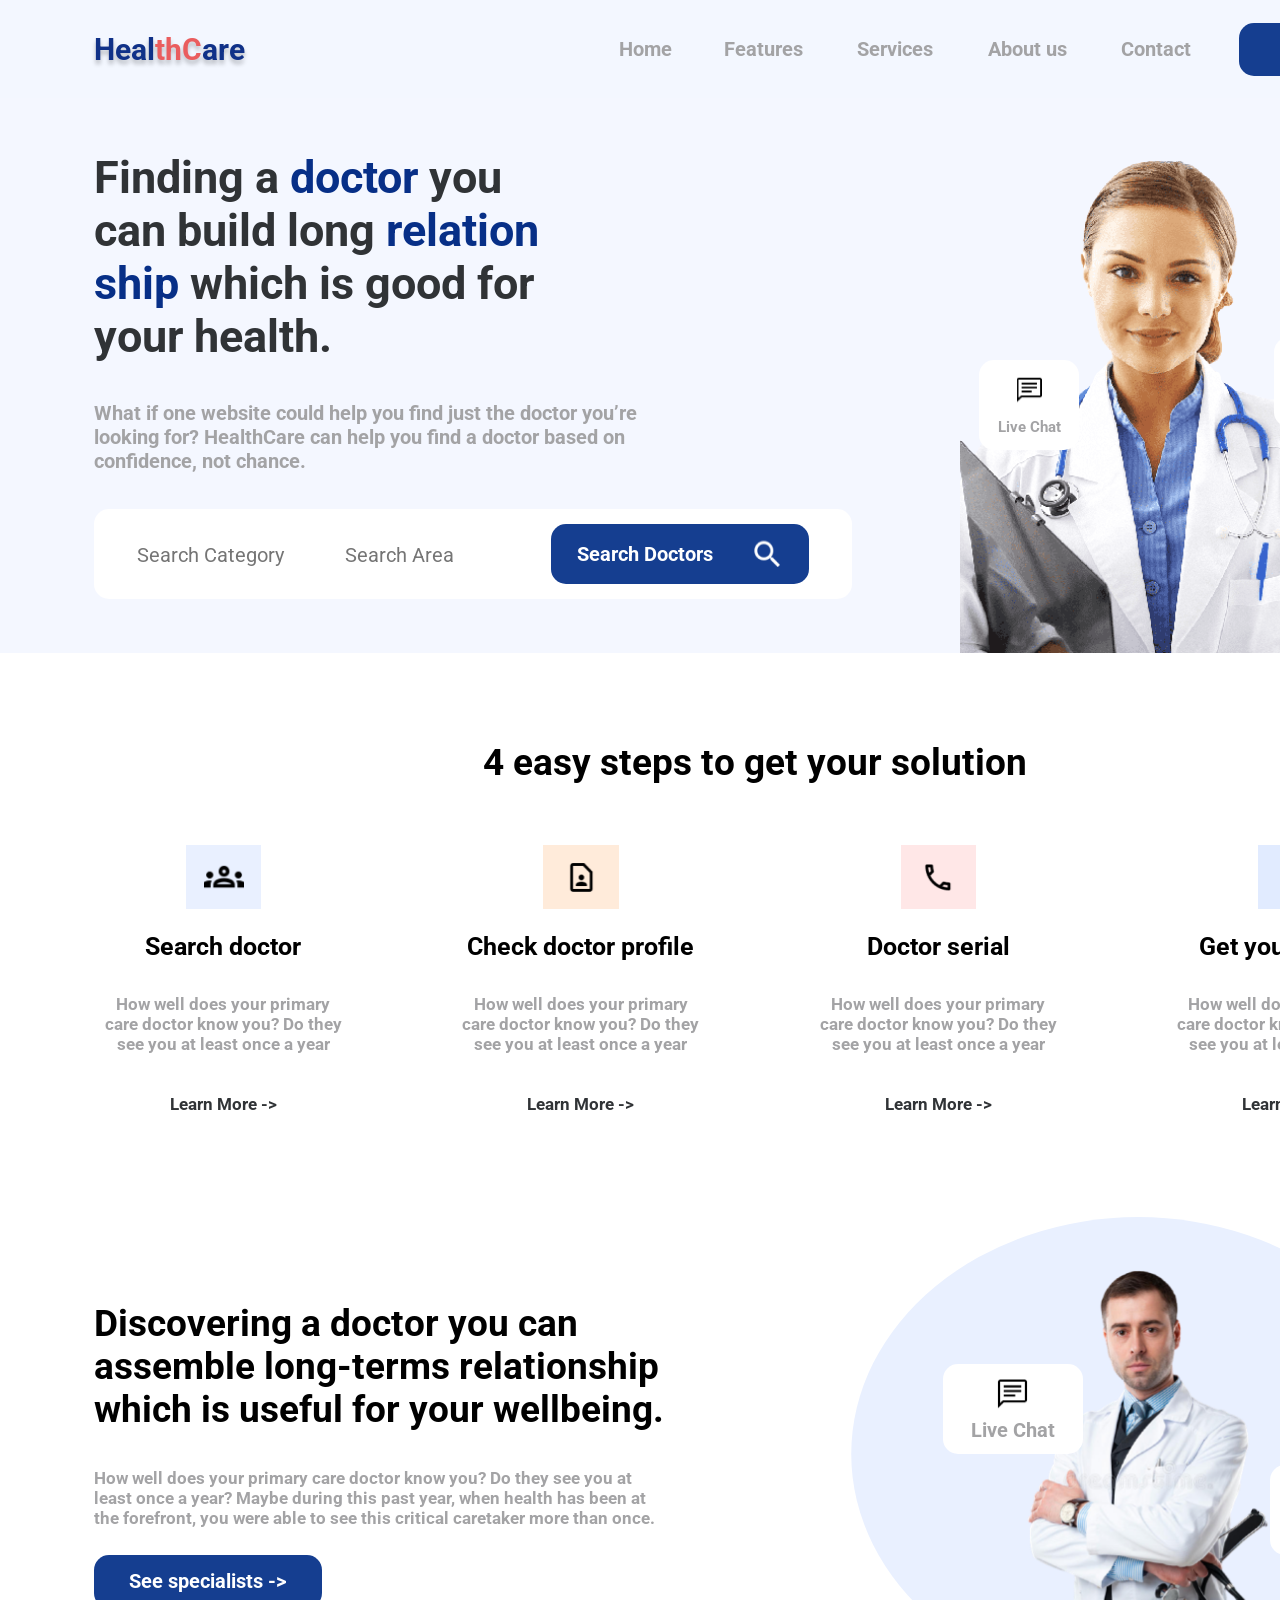
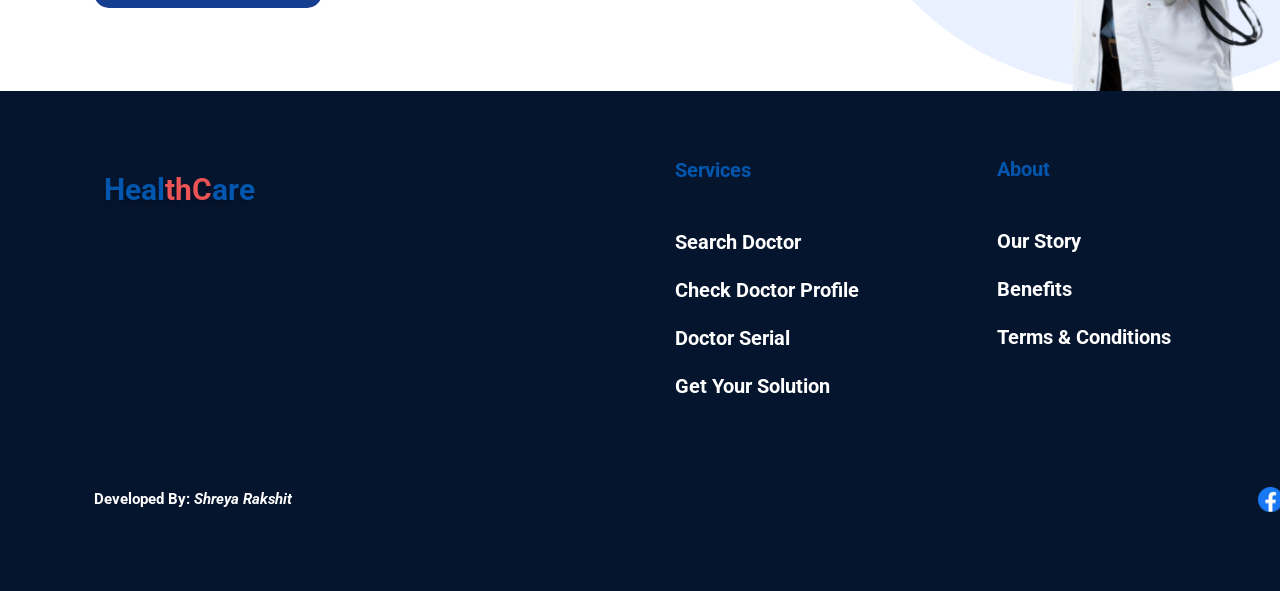
<file: index.html>
<!DOCTYPE html>
<html>
  <head>
    <meta charset="utf-8" />
    <meta name="viewport" content="initial-scale=1, width=device-width" />
    <script src="https://ajax.googleapis.com/ajax/libs/jquery/3.6.4/jquery.min.js"></script>
    <link rel="stylesheet" href="./global.css" />
    <link rel="stylesheet" href="./index.css" />
    <link
      rel="stylesheet"
      href="https://fonts.googleapis.com/css2?family=Roboto:wght@700&display=swap"
    />
  </head>
  <body id="whole">
    <div class="index1">
      <div class="nav">
        <div class="navbg"></div>
        <div class="btn">
          <div class="btnbg"></div>
          <button class="signupbtn">
            <div class="signupbg"></div>
            <b class="sign-up">Sign up</b></button
          ><a class="contact">Contact</a><a class="about-us">About us</a
          ><a class="services">Services</a><a class="features">Features</a
          ><a class="home">Home</a>
        </div>
        <a class="logo"
          ><div class="logobg"></div>
          <b class="healthcare"
            ><span class="healthcare-txt"
              ><span>Heal</span><span class="thc">thC</span
              ><span>are</span></span
            ></b
          ></a
        >
      </div>
      <div class="banner">
        <div class="bannerbg"></div>
        <div class="bannerimage">
          <div class="banner-imagebg"></div>
          <img
            class="doctorimage1-removebg-preview-icon"
            alt=""
            src="./public/doctorimage1removebgpreview-1@2x.png"
          />
          <div class="user">
            <div class="chatbg"></div>
            <b class="usertext">500+ users</b
            ><img
              class="trendingicon"
              alt=""
              src="./public/trendingicon@2x.png"
            />
          </div>
          <div class="chat">
            <div class="chatbg"></div>
            <b class="live-chat">Live Chat</b
            ><img class="chaticon" alt="" src="./public/chaticon@2x.png" />
          </div>
        </div>
        <div class="text">
          <div class="textbg"></div>
          <div class="inputform">
            <div class="inputformbg"></div>
            <button class="searchbtn" id="sbtn">
              <div class="searchbtnbg"></div>
              <img
                class="searchicon"
                alt=""
                src="./public/searchicon@2x.png"
              /><b class="searchtext">Search Doctors</b></button
            ><input
              class="input-2" id="i2"
              type="text"
              placeholder="Search Area"
            /><input class="input1" id="i1" type="text" placeholder="Search Category" />
          </div>
          <b class="banner-text"
            ><span class="healthcare-txt"
              ><p class="what-if">
                What if one website could help you find just the doctor you’re
              </p>
              <p class="what-if">
                looking for? HealthCare can help you find a doctor based on
              </p>
              <p class="what-if">confidence, not chance.</p></span
            ></b
          ><b class="bannertitle"
            ><span class="healthcare-txt"
              ><p class="what-if">
                <span class="finding-a">Finding a </span
                ><span class="doctor">doctor</span><span> you</span>
              </p>
              <p class="what-if">
                <span>can build long </span><span class="doctor">relation</span>
              </p>
              <p class="what-if">
                <span class="doctor">ship</span><span> which is good for</span>
              </p>
              <p class="what-if">your health.</p></span
            ></b
          >
        </div>
      </div>
      <div class="service">
        <div class="servicebg"></div>
        <div class="getsol">
          <a class="solutiontext"
            ><span class="healthcare-txt"
              ><p class="what-if">How well does your primary</p>
              <p class="what-if">care doctor know you? Do they</p>
              <p class="what-if">see you at least once a year</p>
              <p class="what-if">&nbsp;</p>
              <p class="what-if">&nbsp;</p>
              <p class="learn-more-">Learn More -&gt;</p></span
            ></a
          ><b class="getsoltitle">Get your solution</b>
          <div class="getsolicon">
            <div class="getsolbg"></div>
            <img
              class="getsoliconimage"
              alt=""
              src="./public/getsoliconimage@2x.png"
            />
          </div>
        </div>
        <div class="doctor-serial">
          <a class="solutiontext"
            ><span class="healthcare-txt"
              ><p class="what-if">How well does your primary</p>
              <p class="what-if">care doctor know you? Do they</p>
              <p class="what-if">see you at least once a year</p>
              <p class="what-if">&nbsp;</p>
              <p class="what-if">&nbsp;</p>
              <p class="learn-more-">Learn More -&gt;</p></span
            ></a
          ><b class="doctorserialtitle">Doctor serial</b>
          <div class="getsolicon">
            <div class="doctorserialbg"></div>
            <img
              class="docserialiconimage"
              alt=""
              src="./public/docserialiconimage@2x.png"
            />
          </div>
        </div>
        <div class="checkprofile">
          <a class="solutiontext"
            ><span class="healthcare-txt"
              ><p class="what-if">How well does your primary</p>
              <p class="what-if">care doctor know you? Do they</p>
              <p class="what-if">see you at least once a year</p>
              <p class="what-if">&nbsp;</p>
              <p class="what-if">&nbsp;</p>
              <p class="learn-more-">Learn More -&gt;</p></span
            ></a
          ><b class="checkprofiletitle">Check doctor profile</b>
          <div class="getsolicon">
            <div class="checkprofilebg"></div>
            <img
              class="getsoliconimage"
              alt=""
              src="./public/checkproficonimage@2x.png"
            />
          </div>
        </div>
        <div class="searchdoc">
          <a class="solutiontext"
            ><span class="healthcare-txt"
              ><p class="what-if">How well does your primary</p>
              <p class="what-if">care doctor know you? Do they</p>
              <p class="what-if">see you at least once a year</p>
              <p class="what-if">&nbsp;</p>
              <p class="what-if">&nbsp;</p>
              <p class="learn-more-">Learn More -&gt;</p></span
            ></a
          ><b class="searchdoctitle">Search doctor</b>
          <div class="searchdocicon">
            <div class="searchdocbg"></div>
            <img
              class="searchdociconimage"
              alt=""
              src="./public/searchdociconimage@2x.png"
            />
          </div>
        </div>
        <b class="sertitle">4 easy steps to get your solution</b>
      </div>
      <div class="bottom">
        <div class="bottombg"></div>
        <div class="bottomimage">
          <div class="bottomimagebg"></div>
          <img
            class="bottomimageellipse-icon"
            alt=""
            src="./public/bottomimageellipse.svg"
          /><img
            class="bottomdocimage-icon"
            alt=""
            src="./public/bottomdocimage@2x.png"
          />
          <div class="user1">
            <div class="bottomchatbg"></div>
            <b class="bottomusertext">500+ users</b
            ><img
              class="bottomtrendingicon"
              alt=""
              src="./public/bottomtrendingicon@2x.png"
            />
          </div>
          <div class="bottomimagechat">
            <div class="bottomchatbg"></div>
            <b class="bottomlivechat">Live Chat</b
            ><img
              class="bottomchaticon"
              alt=""
              src="./public/bottomchaticon@2x.png"
            />
          </div>
        </div>
        <div class="bottomtext">
          <div class="bottomtextbg"></div>
          <button class="seespecialistsbtn">
            <div class="seespecialistsbg"></div>
            <b class="see-specialists">See specialists -&gt;</b></button
          ><b class="bottomtextcontent"
            ><span class="healthcare-txt"
              ><p class="what-if">
                How well does your primary care doctor know you? Do they see you
                at
              </p>
              <p class="what-if">
                least once a year? Maybe during this past year, when health has
                been at
              </p>
              <p class="what-if">
                the forefront, you were able to see this critical caretaker more
                than once.
              </p></span
            ></b
          ><b class="bottomtexttitle"
            ><span class="healthcare-txt"
              ><p class="what-if">Discovering a doctor you can</p>
              <p class="what-if">assemble long-terms relationship</p>
              <p class="what-if">which is useful for your wellbeing.</p></span
            ></b
          >
        </div>
      </div>
      <div class="footer">
        <div class="footerbg"></div>
        <a class="instagramlogo"></a><a class="twitterlogo"></a
        ><a class="facebooklogo"></a
        ><b class="footercopyright">Developed By:&nbsp;<i>Shreya Rakshit</i></b
        ><a class="footerhelp"
          ><span class="healthcare-txt"
            ><p class="help">Help</p>
            <p class="blank-line8">&nbsp;</p>
            <p class="what-if">&nbsp;</p>
            <p class="what-if">FAQs</p>
            <p class="what-if">&nbsp;</p>
            <p class="what-if">Contact Us</p></span
          ></a
        ><a class="footerabout"
          ><span class="healthcare-txt"
            ><p class="help">About</p>
            <p class="blank-line8">&nbsp;</p>
            <p class="what-if">&nbsp;</p>
            <p class="what-if">Our Story</p>
            <p class="what-if">&nbsp;</p>
            <p class="what-if">Benefits</p>
            <p class="what-if">&nbsp;</p>
            <p class="what-if">Terms & Conditions</p></span
          ></a
        ><a class="footerservices"
          ><span class="healthcare-txt"
            ><p class="help">Services</p>
            <p class="blank-line8">&nbsp;</p>
            <p class="what-if">&nbsp;</p>
            <p class="what-if">Search Doctor</p>
            <p class="what-if">&nbsp;</p>
            <p class="what-if">Check Doctor Profile</p>
            <p class="what-if">&nbsp;</p>
            <p class="what-if">Doctor Serial</p>
            <p class="what-if">&nbsp;</p>
            <p class="what-if">Get Your Solution</p></span
          ></a
        ><a class="footerlogotext"
          ><span class="healthcare-txt"
            ><span>Heal</span><span class="thc">thC</span><span>are</span></span
          ></a
        >
      </div>
    </div>
    <script>
      $(document).ready(function(){
        $("#sbtn").click(function(){
          var doctor_type = $("#i1").val();
          var doctor_area = $("#i2").val();
          $.post("webservice.php", {search: doctor_type, area: doctor_area}, function(response){
            $("#whole").html(response);
          });
        });
      });
    </script>
  </body>
</html>
</file>
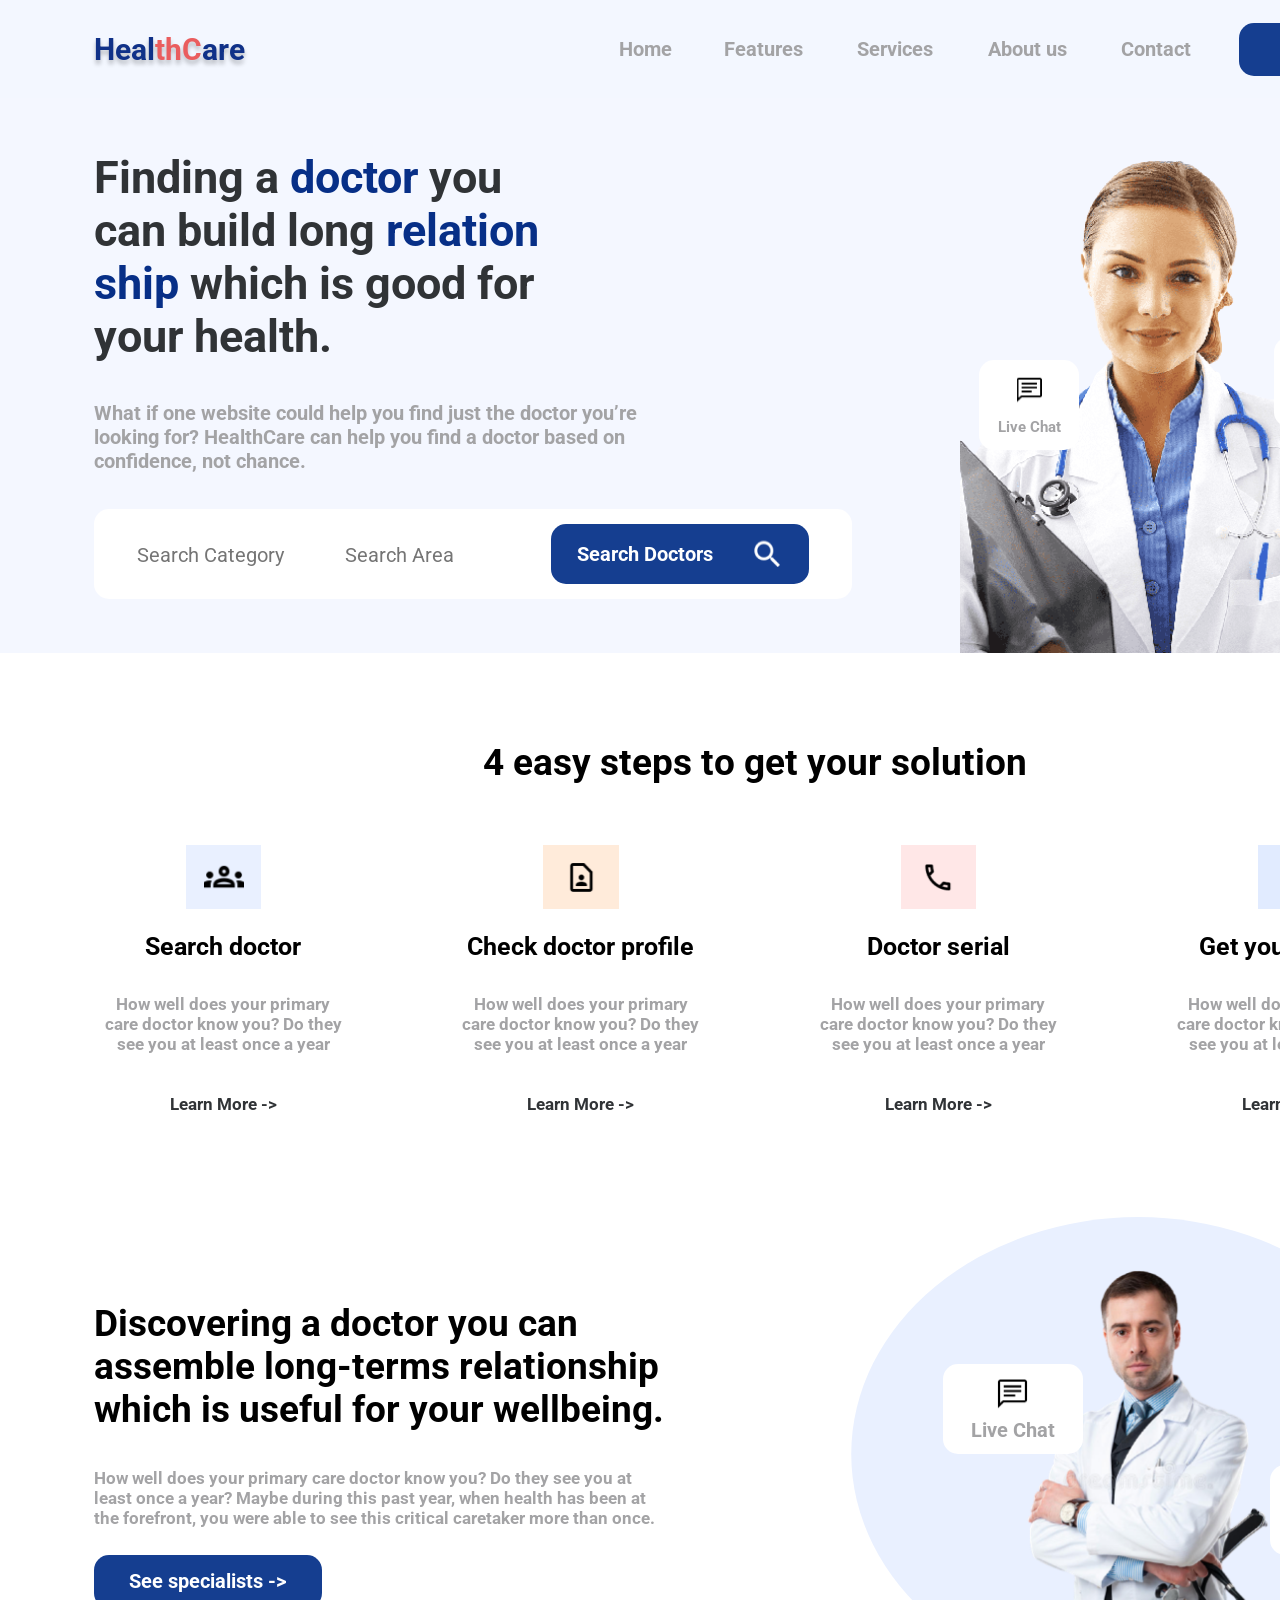
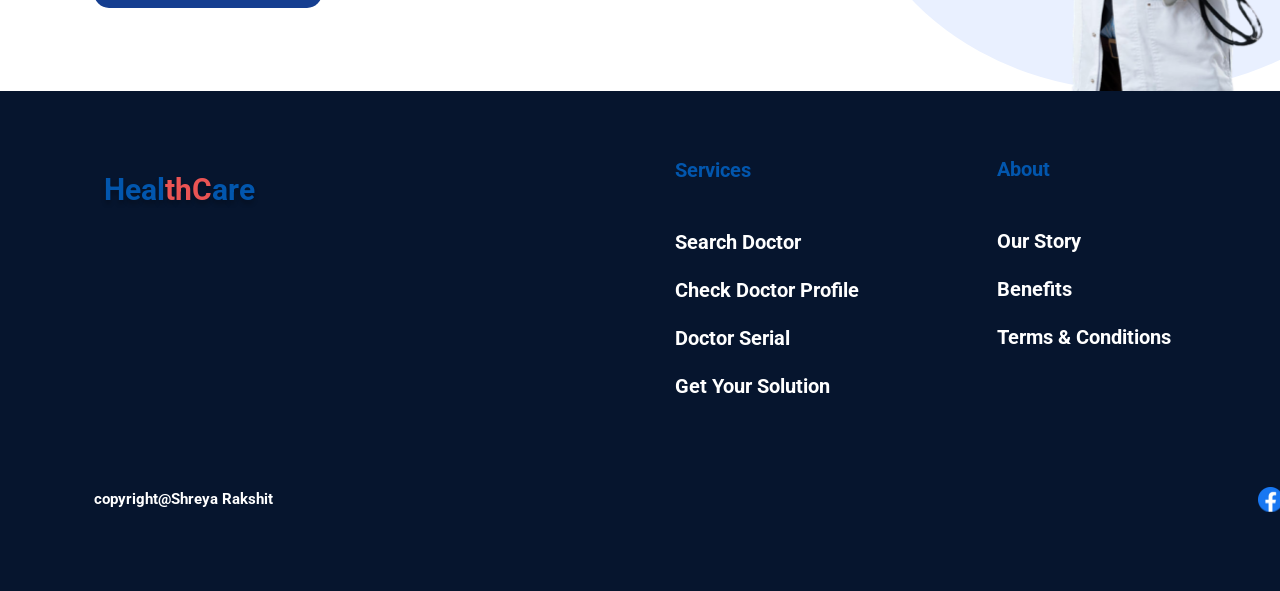
<file: index (3).html>
<!DOCTYPE html>
<html>
  <head>
    <meta charset="utf-8" />
    <meta name="viewport" content="initial-scale=1, width=device-width" />
    <script src="https://ajax.googleapis.com/ajax/libs/jquery/3.6.4/jquery.min.js"></script>
    <link rel="stylesheet" href="./global.css" />
    <link rel="stylesheet" href="./index.css" />
    <link
      rel="stylesheet"
      href="https://fonts.googleapis.com/css2?family=Roboto:wght@700&display=swap"
    />
  </head>
  <body id="whole">
    <div class="index1">
      <div class="nav">
        <div class="navbg"></div>
        <div class="btn">
          <div class="btnbg"></div>
          <button class="signupbtn">
            <div class="signupbg"></div>
            <b class="sign-up">Sign up</b></button
          ><a class="contact">Contact</a><a class="about-us">About us</a
          ><a class="services">Services</a><a class="features">Features</a
          ><a class="home">Home</a>
        </div>
        <a class="logo"
          ><div class="logobg"></div>
          <b class="healthcare"
            ><span class="healthcare-txt"
              ><span>Heal</span><span class="thc">thC</span
              ><span>are</span></span
            ></b
          ></a
        >
      </div>
      <div class="banner">
        <div class="bannerbg"></div>
        <div class="bannerimage">
          <div class="banner-imagebg"></div>
          <img
            class="doctorimage1-removebg-preview-icon"
            alt=""
            src="./public/doctorimage1removebgpreview-1@2x.png"
          />
          <div class="user">
            <div class="chatbg"></div>
            <b class="usertext">500+ users</b
            ><img
              class="trendingicon"
              alt=""
              src="./public/trendingicon@2x.png"
            />
          </div>
          <div class="chat">
            <div class="chatbg"></div>
            <b class="live-chat">Live Chat</b
            ><img class="chaticon" alt="" src="./public/chaticon@2x.png" />
          </div>
        </div>
        <div class="text">
          <div class="textbg"></div>
          <div class="inputform">
            <div class="inputformbg"></div>
            <button class="searchbtn" id="sbtn">
              <div class="searchbtnbg"></div>
              <img
                class="searchicon"
                alt=""
                src="./public/searchicon@2x.png"
              /><b class="searchtext">Search Doctors</b></button
            ><input
              class="input-2" id="i2"
              type="text"
              placeholder="Search Area"
            /><input class="input1" id="i1" type="text" placeholder="Search Category" />
          </div>
          <b class="banner-text"
            ><span class="healthcare-txt"
              ><p class="what-if">
                What if one website could help you find just the doctor you’re
              </p>
              <p class="what-if">
                looking for? HealthCare can help you find a doctor based on
              </p>
              <p class="what-if">confidence, not chance.</p></span
            ></b
          ><b class="bannertitle"
            ><span class="healthcare-txt"
              ><p class="what-if">
                <span class="finding-a">Finding a </span
                ><span class="doctor">doctor</span><span> you</span>
              </p>
              <p class="what-if">
                <span>can build long </span><span class="doctor">relation</span>
              </p>
              <p class="what-if">
                <span class="doctor">ship</span><span> which is good for</span>
              </p>
              <p class="what-if">your health.</p></span
            ></b
          >
        </div>
      </div>
      <div class="service">
        <div class="servicebg"></div>
        <div class="getsol">
          <a class="solutiontext"
            ><span class="healthcare-txt"
              ><p class="what-if">How well does your primary</p>
              <p class="what-if">care doctor know you? Do they</p>
              <p class="what-if">see you at least once a year</p>
              <p class="what-if">&nbsp;</p>
              <p class="what-if">&nbsp;</p>
              <p class="learn-more-">Learn More -&gt;</p></span
            ></a
          ><b class="getsoltitle">Get your solution</b>
          <div class="getsolicon">
            <div class="getsolbg"></div>
            <img
              class="getsoliconimage"
              alt=""
              src="./public/getsoliconimage@2x.png"
            />
          </div>
        </div>
        <div class="doctor-serial">
          <a class="solutiontext"
            ><span class="healthcare-txt"
              ><p class="what-if">How well does your primary</p>
              <p class="what-if">care doctor know you? Do they</p>
              <p class="what-if">see you at least once a year</p>
              <p class="what-if">&nbsp;</p>
              <p class="what-if">&nbsp;</p>
              <p class="learn-more-">Learn More -&gt;</p></span
            ></a
          ><b class="doctorserialtitle">Doctor serial</b>
          <div class="getsolicon">
            <div class="doctorserialbg"></div>
            <img
              class="docserialiconimage"
              alt=""
              src="./public/docserialiconimage@2x.png"
            />
          </div>
        </div>
        <div class="checkprofile">
          <a class="solutiontext"
            ><span class="healthcare-txt"
              ><p class="what-if">How well does your primary</p>
              <p class="what-if">care doctor know you? Do they</p>
              <p class="what-if">see you at least once a year</p>
              <p class="what-if">&nbsp;</p>
              <p class="what-if">&nbsp;</p>
              <p class="learn-more-">Learn More -&gt;</p></span
            ></a
          ><b class="checkprofiletitle">Check doctor profile</b>
          <div class="getsolicon">
            <div class="checkprofilebg"></div>
            <img
              class="getsoliconimage"
              alt=""
              src="./public/checkproficonimage@2x.png"
            />
          </div>
        </div>
        <div class="searchdoc">
          <a class="solutiontext"
            ><span class="healthcare-txt"
              ><p class="what-if">How well does your primary</p>
              <p class="what-if">care doctor know you? Do they</p>
              <p class="what-if">see you at least once a year</p>
              <p class="what-if">&nbsp;</p>
              <p class="what-if">&nbsp;</p>
              <p class="learn-more-">Learn More -&gt;</p></span
            ></a
          ><b class="searchdoctitle">Search doctor</b>
          <div class="searchdocicon">
            <div class="searchdocbg"></div>
            <img
              class="searchdociconimage"
              alt=""
              src="./public/searchdociconimage@2x.png"
            />
          </div>
        </div>
        <b class="sertitle">4 easy steps to get your solution</b>
      </div>
      <div class="bottom">
        <div class="bottombg"></div>
        <div class="bottomimage">
          <div class="bottomimagebg"></div>
          <img
            class="bottomimageellipse-icon"
            alt=""
            src="./public/bottomimageellipse.svg"
          /><img
            class="bottomdocimage-icon"
            alt=""
            src="./public/bottomdocimage@2x.png"
          />
          <div class="user1">
            <div class="bottomchatbg"></div>
            <b class="bottomusertext">500+ users</b
            ><img
              class="bottomtrendingicon"
              alt=""
              src="./public/bottomtrendingicon@2x.png"
            />
          </div>
          <div class="bottomimagechat">
            <div class="bottomchatbg"></div>
            <b class="bottomlivechat">Live Chat</b
            ><img
              class="bottomchaticon"
              alt=""
              src="./public/bottomchaticon@2x.png"
            />
          </div>
        </div>
        <div class="bottomtext">
          <div class="bottomtextbg"></div>
          <button class="seespecialistsbtn">
            <div class="seespecialistsbg"></div>
            <b class="see-specialists">See specialists -&gt;</b></button
          ><b class="bottomtextcontent"
            ><span class="healthcare-txt"
              ><p class="what-if">
                How well does your primary care doctor know you? Do they see you
                at
              </p>
              <p class="what-if">
                least once a year? Maybe during this past year, when health has
                been at
              </p>
              <p class="what-if">
                the forefront, you were able to see this critical caretaker more
                than once.
              </p></span
            ></b
          ><b class="bottomtexttitle"
            ><span class="healthcare-txt"
              ><p class="what-if">Discovering a doctor you can</p>
              <p class="what-if">assemble long-terms relationship</p>
              <p class="what-if">which is useful for your wellbeing.</p></span
            ></b
          >
        </div>
      </div>
      <div class="footer">
        <div class="footerbg"></div>
        <a class="instagramlogo"></a><a class="twitterlogo"></a
        ><a class="facebooklogo"></a
        ><b class="footercopyright">copyright@Shreya Rakshit</b
        ><a class="footerhelp"
          ><span class="healthcare-txt"
            ><p class="help">Help</p>
            <p class="blank-line8">&nbsp;</p>
            <p class="what-if">&nbsp;</p>
            <p class="what-if">FAQs</p>
            <p class="what-if">&nbsp;</p>
            <p class="what-if">Contact Us</p></span
          ></a
        ><a class="footerabout"
          ><span class="healthcare-txt"
            ><p class="help">About</p>
            <p class="blank-line8">&nbsp;</p>
            <p class="what-if">&nbsp;</p>
            <p class="what-if">Our Story</p>
            <p class="what-if">&nbsp;</p>
            <p class="what-if">Benefits</p>
            <p class="what-if">&nbsp;</p>
            <p class="what-if">Terms & Conditions</p></span
          ></a
        ><a class="footerservices"
          ><span class="healthcare-txt"
            ><p class="help">Services</p>
            <p class="blank-line8">&nbsp;</p>
            <p class="what-if">&nbsp;</p>
            <p class="what-if">Search Doctor</p>
            <p class="what-if">&nbsp;</p>
            <p class="what-if">Check Doctor Profile</p>
            <p class="what-if">&nbsp;</p>
            <p class="what-if">Doctor Serial</p>
            <p class="what-if">&nbsp;</p>
            <p class="what-if">Get Your Solution</p></span
          ></a
        ><a class="footerlogotext"
          ><span class="healthcare-txt"
            ><span>Heal</span><span class="thc">thC</span><span>are</span></span
          ></a
        >
      </div>
    </div>
    <script>
      $(document).ready(function(){
        $("#sbtn").click(function(){
          var doctor_type = $("#i1").val();
          var doctor_area = $("#i2").val();
          $.post("webservice.php", {search: doctor_type, area: doctor_area}, function(response){
            $("#whole").html(response);
          });
        });
      });
    </script>
  </body>
</html>
</file>
<file: global.css>
body {
  margin: 0;
  line-height: normal;
}

:root {
  /* fonts */
  --font-roboto: Roboto;

  /* font sizes */
  --font-size-11xl: 30px;
  --font-size-xl: 20px;
  --font-size-mini: 15px;
  --font-size-18xl: 37px;
  --font-size-mid: 17px;
  --font-size-6xl: 25px;

  /* Colors */
  --color-darkslateblue-100: #0256ad;
  --color-darkslateblue: #153e90;
  --color-tomato: #ea5454;
  --color-white: #fff;
  --color-midnightblue-100: #072f87;
  --color-midnightblue-200: #022581;
  --color-black: #000;
  --color-darkgray: #a3a3a5;
  --color-darkslategray: #303336;

  /* border radiuses */
  --br-mini: 15px;
}
</file>
<file: index.css>
.btnbg,
.navbg {
  position: absolute;
  top: 0;
  left: 0;
  height: 98px;
}
.navbg {
  background-color: #f3f7ff;
  width: 1519px;
}
.btnbg {
  width: 810px;
}
.signupbg {
  top: 0;
  left: 0;
  border-radius: var(--br-mini);
  background-color: var(--color-darkslateblue);
  width: 184.5px;
}
.sign-up,
.signupbg,
.signupbtn {
  position: absolute;
  height: 52.77px;
}
.sign-up {
  top: 0;
  left: 54px;
  font-size: var(--font-size-xl);
  display: flex;
  font-family: var(--font-roboto);
  color: var(--color-white);
  text-align: center;
  align-items: center;
  justify-content: center;
  width: 76.5px;
}
.signupbtn {
  cursor: pointer;
  border: 0;
  padding: 0;
  background-color: transparent;
  top: 23px;
  left: 624px;
  width: 184.5px;
}
.about-us,
.contact,
.features,
.home,
.services {
  text-decoration: none;
  position: absolute;
  top: 23px;
  left: 501px;
  font-weight: 700;
  color: inherit;
  display: flex;
  align-items: center;
  justify-content: center;
  width: 79.5px;
  height: 52.77px;
}
.about-us,
.features,
.home,
.services {
  left: 367px;
  width: 90.75px;
}
.features,
.home,
.services {
  left: 236px;
  width: 87.75px;
}
.features,
.home {
  left: 104px;
  width: 88.5px;
}
.home {
  left: 0;
  width: 60.75px;
}
.btn,
.logobg {
  position: absolute;
  height: 98px;
}
.btn {
  top: 0;
  left: 615px;
  width: 810px;
}
.logobg {
  top: calc(50% - 49px);
  left: calc(50% - 78px);
  width: 156px;
}
.thc {
  color: var(--color-tomato);
}
.healthcare-txt {
  line-break: anywhere;
  width: 100%;
}
.healthcare {
  position: absolute;
  top: 19px;
  left: 0;
  display: flex;
  align-items: center;
  width: 151.98px;
  height: 60.4px;
  text-shadow: 0 4px 4px rgba(0, 0, 0, 0.25);
  opacity: 0.94;
}
.logo,
.nav {
  position: absolute;
  height: 98px;
}
.logo {
  text-decoration: none;
  top: calc(50% - 49px);
  left: 94px;
  width: 156px;
  font-size: var(--font-size-11xl);
  color: var(--color-midnightblue-200);
}
.nav {
  margin: 0 !important;
  top: 0;
  left: 0;
  width: 1519px;
  flex-shrink: 0;
  z-index: 0;
}
.banner-imagebg,
.bannerbg {
  position: absolute;
  top: 0;
  height: 555px;
}
.bannerbg {
  left: 0;
  background-color: #f4f7ff;
  width: 1519px;
}
.banner-imagebg {
  left: 0.25px;
  width: 464.75px;
}
.doctorimage1-removebg-preview-icon {
  position: absolute;
  top: 62px;
  left: 0;
  width: 465px;
  height: 493px;
  object-fit: cover;
}
.chatbg {
  position: absolute;
  top: 0;
  left: 0;
  border-radius: var(--br-mini);
  background-color: var(--color-white);
  width: 99.81px;
  height: 90px;
}
.usertext {
  position: absolute;
  top: 20.5px;
  left: 10.47px;
  display: flex;
  align-items: center;
  justify-content: center;
  width: 79px;
  height: 13px;
}
.trendingicon {
  position: absolute;
  top: 50.5px;
  left: 37.47px;
  width: 25px;
  height: 30.06px;
  object-fit: cover;
}
.user {
  position: absolute;
  top: 239px;
  left: 314px;
  width: 99.81px;
  height: 90px;
}
.live-chat {
  top: 45.25px;
  left: 17.51px;
  display: flex;
  align-items: center;
  justify-content: center;
  width: 65.5px;
  height: 43.5px;
}
.chat,
.chaticon,
.live-chat {
  position: absolute;
}
.chaticon {
  top: 15.25px;
  left: 37.51px;
  width: 25px;
  height: 30.06px;
  object-fit: cover;
}
.chat {
  top: 262px;
  left: 19px;
  width: 99.81px;
  height: 90px;
}
.bannerimage,
.textbg {
  position: absolute;
  top: 0;
  left: 960px;
  width: 465px;
  height: 555px;
}
.textbg {
  left: 0;
  width: 881.25px;
}
.inputformbg {
  position: absolute;
  top: 0;
  left: 0;
  border-radius: var(--br-mini);
  background-color: var(--color-white);
  width: 757.5px;
  height: 90px;
}
.searchbtnbg {
  position: absolute;
  top: 90px;
  left: 0;
  border-radius: var(--br-mini);
  background-color: var(--color-white);
  width: 757.5px;
  height: 90px;
}
.searchbtnbg {
  top: 0;
  background-color: var(--color-darkslateblue);
  width: 258px;
  height: 60px;
}
.searchicon {
  position: absolute;
  top: 16px;
  left: 199.25px;
  width: 35px;
  height: 28.77px;
  object-fit: cover;
}
.searchtext {
  position: absolute;
  top: 4px;
  left: 0.25px;
  font-size: var(--font-size-xl);
  display: flex;
  font-family: var(--font-roboto);
  color: var(--color-white);
  text-align: center;
  align-items: center;
  justify-content: center;
  width: 188.89px;
  height: 52.5px;
}
.input-2,
.input1,
.searchbtn {
  border: 0;
  background-color: transparent;
  position: absolute;
  top: 14.75px;
}
.searchbtn {
  cursor: pointer;
  padding: 0;
  left: 456.75px;
  width: 258px;
  height: 60px;
}
.input-2,
.input1 {
  display: block;
  font-family: var(--font-roboto);
  font-size: var(--font-size-xl);
  left: 249px;
  width: 168.75px;
  height: 60.25px;
}
.input1 {
  left: 41.25px;
}
.inputform {
  position: absolute;
  top: 411px;
  left: 94px;
  width: 757.5px;
  height: 90px;
}
.what-if {
  margin: 0;
}
.banner-text {
  position: absolute;
  top: 299px;
  left: 94px;
  display: flex;
  /*white-space: pre-wrap;*/
  align-items: center;
  width: 576px;
  height: 79px;
}
.finding-a {
  color: var(--color-darkslategray);
}
.doctor {
  color: var(--color-midnightblue-100);
}
.bannertitle {
  position: absolute;
  top: 52px;
  left: 94px;
  font-size: 45px;
  display: flex;
  align-items: center;
  width: 476px;
  height: 214px;
  color: var(--color-darkslategray);
}
.text {
  position: absolute;
  top: 0;
  left: 0;
  width: 881.25px;
  height: 555px;
  text-align: left;
  font-size: var(--font-size-xl);
}
.banner,
.servicebg {
  position: absolute;
  left: 0;
  width: 1519px;
}
.banner {
  margin: 0 !important;
  top: 98px;
  height: 555px;
  flex-shrink: 0;
  z-index: 1;
  font-size: var(--font-size-mini);
}
.servicebg {
  top: 0;
  background-color: var(--color-white);
  height: 540px;
}
.learn-more- {
  margin: 0;
  color: var(--color-darkslategray);
}
.getsoltitle,
.solutiontext {
  position: absolute;
  display: flex;
  align-items: center;
}
.solutiontext {
  text-decoration: none;
  top: 144px;
  left: 0;
  font-weight: 700;
  width: 258.75px;
  height: 130px;
  color: inherit;
}
.getsoltitle {
  top: 84px;
  left: 22px;
  font-size: var(--font-size-6xl);
  color: var(--color-black);
  justify-content: center;
  width: 213.75px;
  height: 35px;
}
.getsolbg {
  position: absolute;
  top: 0;
  left: 0;
  background-color: #e1ebff;
  width: 75.25px;
  height: 64.17px;
}
.getsoliconimage {
  position: absolute;
  top: 15.17px;
  left: 21.75px;
  width: 32.26px;
  height: 34.52px;
  object-fit: cover;
}
.getsol,
.getsolicon {
  position: absolute;
  top: 0;
  left: 92px;
  width: 75.25px;
  height: 64.17px;
}
.getsol {
  top: 192px;
  left: 1166px;
  width: 258.75px;
  height: 274px;
}
.doctorserialtitle {
  position: absolute;
  top: 84px;
  left: 50px;
  font-size: var(--font-size-6xl);
  display: flex;
  color: var(--color-black);
  align-items: center;
  justify-content: center;
  width: 159px;
  height: 35px;
}
.doctorserialbg {
  position: absolute;
  top: 0;
  left: 0;
  background-color: #ffe7e7;
  width: 75.25px;
  height: 64.17px;
}
.docserialiconimage {
  position: absolute;
  top: 15.17px;
  left: 21.25px;
  width: 32.26px;
  height: 34.52px;
  object-fit: cover;
}
.doctor-serial {
  position: absolute;
  top: 192px;
  left: 756px;
  width: 258.75px;
  height: 274px;
}
.checkprofiletitle {
  position: absolute;
  top: 84px;
  left: 2px;
  font-size: var(--font-size-6xl);
  display: flex;
  color: var(--color-black);
  align-items: center;
  justify-content: center;
  width: 254px;
  height: 35px;
}
.checkprofilebg {
  position: absolute;
  top: 0;
  left: 0;
  background-color: #ffebda;
  width: 75.25px;
  height: 64.17px;
}
.checkprofile,
.searchdoctitle {
  position: absolute;
  top: 192px;
  left: 425px;
  width: 258.75px;
  height: 274px;
}
.searchdoctitle {
  top: 84px;
  left: 42px;
  font-size: var(--font-size-6xl);
  display: flex;
  color: var(--color-black);
  align-items: center;
  justify-content: center;
  width: 174.83px;
  height: 35px;
}
.searchdocbg {
  position: absolute;
  top: 0;
  left: 0;
  background-color: #e9f0ff;
  width: 75.18px;
  height: 64.17px;
}
.searchdociconimage {
  position: absolute;
  top: 10px;
  left: 16.98px;
  width: 41.11px;
  height: 44.03px;
  object-fit: cover;
}
.searchdocicon {
  position: absolute;
  top: 0;
  left: 92px;
  width: 75.18px;
  height: 64.17px;
}
.checkprofile{
  left: 451.33px;
}
.doctor-serial{
  left: 808.67px;
}
.searchdoc,
.sertitle {
  position: absolute;
  top: 192px;
  left: 94px;
  width: 258.75px;
  height: 274px;
}
.sertitle {
  top: 81px;
  left: 479.5px;
  font-size: var(--font-size-18xl);
  display: flex;
  color: var(--color-black);
  align-items: center;
  justify-content: center;
  width: 551px;
  height: 56px;
}
.bottombg,
.bottomimagebg,
.service {
  position: absolute;
  left: 0;
  width: 1519px;
}
.service {
  margin: 0 !important;
  top: 653px;
  height: 540px;
  flex-shrink: 0;
  z-index: 2;
  font-size: var(--font-size-mid);
}
.bottombg,
.bottomimagebg {
  top: 0;
  background-color: var(--color-white);
  height: 498px;
}
.bottomimagebg {
  width: 713.25px;
}
.bottomimageellipse-icon {
  position: absolute;
  top: 24.04px;
  left: 45.5px;
  width: 573.75px;
  height: 473.96px;
}
.bottomdocimage-icon {
  position: absolute;
  top: 63.85px;
  left: 186.86px;
  width: 290.29px;
  height: 434.15px;
  object-fit: cover;
}
.bottomchatbg {
  position: absolute;
  top: 0;
  left: 0;
  border-radius: var(--br-mini);
  background-color: var(--color-white);
  width: 139.62px;
  height: 90.14px;
}
.bottomusertext {
  position: absolute;
  top: 12.09px;
  left: 15px;
  display: flex;
  align-items: center;
  justify-content: center;
  width: 110px;
  height: 27px;
}
.bottomtrendingicon {
  position: absolute;
  top: 45.09px;
  left: 52px;
  width: 35px;
  height: 30.13px;
  object-fit: cover;
}
.bottomlivechat,
.user1 {
  position: absolute;
  top: 271.91px;
  left: 464.25px;
  width: 139.62px;
  height: 90.14px;
}
.bottomlivechat {
  top: 57.74px;
  left: 24px;
  display: flex;
  align-items: center;
  justify-content: center;
  width: 92px;
  height: 16px;
}
.bottomchaticon {
  position: absolute;
  top: 14.74px;
  left: 52px;
  width: 35px;
  height: 30.13px;
  object-fit: cover;
}
.bottomimagechat {
  position: absolute;
  top: 171.26px;
  left: 137.25px;
  width: 139.62px;
  height: 90.14px;
}
.bottomimage,
.bottomtextbg,
.seespecialistsbg {
  position: absolute;
  top: 0;
  left: 805.75px;
  width: 713.25px;
  height: 498px;
}
.bottomtextbg,
.seespecialistsbg {
  left: 0;
  background-color: var(--color-white);
  width: 726.75px;
}
.seespecialistsbg {
  border-radius: var(--br-mini);
  background-color: var(--color-darkslateblue);
  width: 228px;
  height: 52.58px;
}
.see-specialists {
  position: absolute;
  top: 2.95px;
  left: 3.25px;
  font-size: var(--font-size-xl);
  display: flex;
  font-family: var(--font-roboto);
  color: var(--color-white);
  text-align: center;
  align-items: center;
  justify-content: center;
  width: 221px;
  height: 47px;
}
.seespecialistsbtn {
  cursor: pointer;
  border: 0;
  padding: 0;
  background-color: transparent;
  position: absolute;
  top: 362px;
  left: 93.75px;
  width: 228px;
  height: 52.58px;
}
.bottomtextcontent,
.bottomtexttitle {
  position: absolute;
  left: 94px;
  display: flex;
  align-items: center;
}
.bottomtextcontent {
  top: 277px;
  /*white-space: pre-wrap;*/
  width: 567px;
  height: 55px;
}
.bottomtexttitle {
  top: 99px;
  font-size: var(--font-size-18xl);
  color: var(--color-black);
  width: 590px;
  height: 148px;
}
.bottomtext {
  position: absolute;
  top: 0;
  left: 0;
  width: 726.75px;
  height: 498px;
  text-align: left;
  font-size: var(--font-size-mid);
}
.bottom,
.footerbg {
  position: absolute;
  left: 0;
  width: 1519px;
}
.bottom {
  margin: 0 !important;
  top: 1193px;
  height: 498px;
  flex-shrink: 0;
  z-index: 3;
}
.footerbg {
  top: 0;
  background-color: #06152e;
  height: 500px;
}
.facebooklogo,
.instagramlogo,
.twitterlogo {
  text-decoration: none;
  position: absolute;
  top: 396px;
  left: 1400px;
  width: 25px;
  height: 25.03px;
  background-image: url(./public/instagramlogo@3x.png);
  background-size: cover;
  background-repeat: no-repeat;
  background-position: top;
}
.facebooklogo,
.twitterlogo {
  left: 1329px;
  background-image: url(./public/twitterlogo@3x.png);
}
.facebooklogo {
  left: 1258px;
  background-image: url(./public/facebooklogo@3x.png);
}
.footercopyright {
  position: absolute;
  top: 391px;
  left: 94px;
  font-size: var(--font-size-mini);
  display: flex;
  align-items: center;
  height: 34px;
}
.help {
  margin: 0;
  color: var(--color-darkslateblue-100);
}
.blank-line8 {
  margin: 0;
  color: var(--color-midnightblue-200);
}
.footerhelp {
  text-decoration: none;
  position: absolute;
  top: 64px;
  left: 1315px;
  font-weight: 700;
  display: flex;
  align-items: center;
  width: 110px;
  height: 152px;
  color: inherit;
}
.footerabout {
  top: 64px;
  left: 996.67px;
  width: 194px;
  height: 196px;
  color: inherit;
}
.footerabout,
.footerlogotext,
.footerservices {
  text-decoration: none;
  position: absolute;
  font-weight: 700;
  display: flex;
  align-items: center;
}
.footerservices {
  top: 64px;
  left: 675.33px;
  width: 197px;
  height: 246px;
  color: inherit;
}
.footerlogotext {
  top: 77px;
  left: 94px;
  font-size: var(--font-size-11xl);
  text-align: center;
  width: 170px;
  height: 43px;
  text-shadow: 0 4px 4px rgba(0, 0, 0, 0.25);
  color: var(--color-darkslateblue-100);
}
.footer {
  position: absolute;
  margin: 0 !important;
  top: 1691px;
  left: 0;
  width: 1519px;
  height: 500px;
  flex-shrink: 0;
  z-index: 4;
  text-align: left;
  color: var(--color-white);
}
.index1 {
  position: relative;
  width: 100%;
  height: 1024px;
  /*overflow: auto;*/
  display: flex;
  flex-direction: row;
  padding: 10px;
  box-sizing: border-box;
  align-items: flex-start;
  justify-content: flex-start;
  gap: 10px;
  text-align: center;
  font-size: var(--font-size-xl);
  color: var(--color-darkgray);
  font-family: var(--font-roboto);
}
</file>
